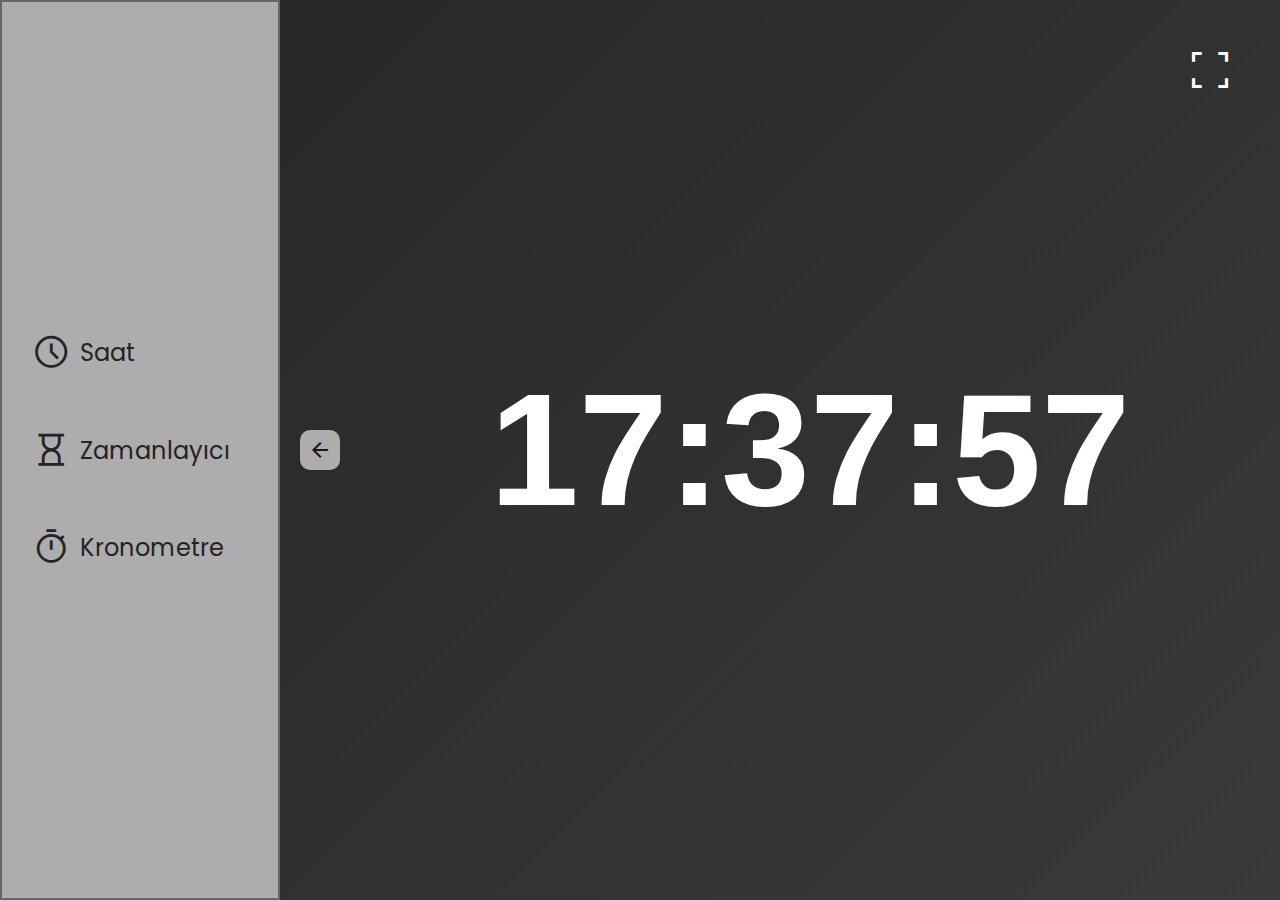
<file: index.html>
<!DOCTYPE html>
<html>
  <head>
    <meta name="viewport" content="width=device-width, initial-scale=1.0" />
    <meta http-equiv="Content-Type" content="text/html;charset=UTF-8" />
    <title>TAIHL | Saat</title>
    <link rel="stylesheet" href="style.css" />
    <link
      rel="stylesheet"
      href="https://fonts.googleapis.com/css2?family=Material+Symbols+Outlined:opsz,wght,FILL,GRAD@20..48,100..700,0..1,-50..200"
    />
  </head>
  <body onload="startTime()">
    <div class="container">
      <div class="sidebar-container" id="sidebar">
        <div class="sidebar">
          <ul>
            <li>
              <a href="index.html"
                ><span class="material-symbols-outlined">schedule</span>
                <p>Saat</p></a
              >
            </li>
            <li>
              <a href="timer.html"
                ><span class="material-symbols-outlined">hourglass</span>
                <p>Zamanlayıcı</p></a
              >
            </li>
            <li>
              <a href="kronometre.html"
                ><span class="material-symbols-outlined">timer</span>
                <p>Kronometre</p></a
              >
            </li>
          </ul>
        </div>
        <button id="toggler">
          <span class="material-symbols-outlined" id="toggler-icon">arrow_back</span>
        </button>
      </div>
      <div class="main-area">
        <h1 id="clock">00:00:00</h1>
      </div>
    </div>
    <div class="full-screen" onclick="toggleFullScreen()">
        <span class="material-symbols-outlined" id="fs">fullscreen</span>
    </div>

    <!-- Scripts -->
    <script src="script.js"></script>
  </body>
</html>
</file>
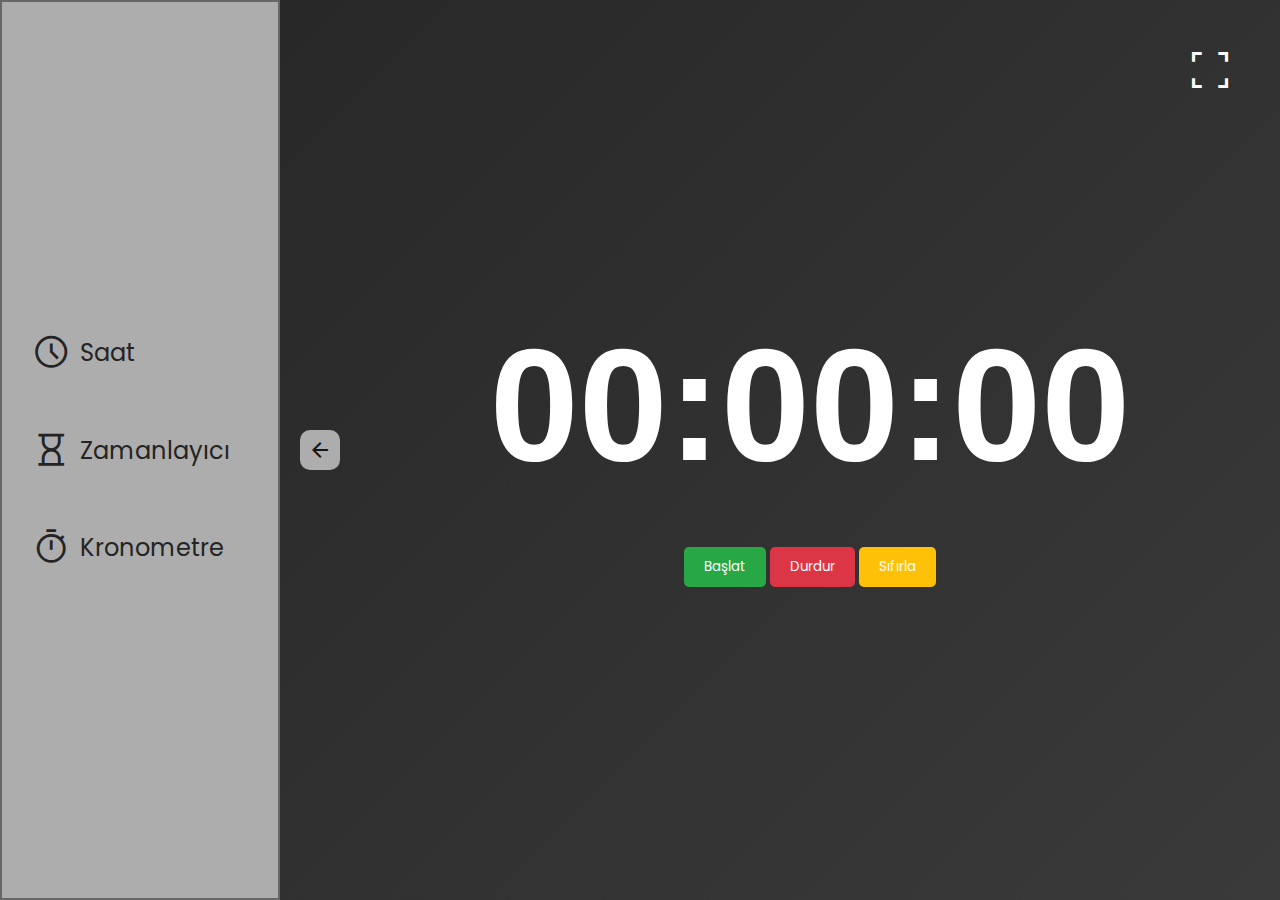
<file: kronometre.html>
<!DOCTYPE html>
<html>
  <head>
    <meta name="viewport" content="width=device-width, initial-scale=1.0" />
    <meta http-equiv="Content-Type" content="text/html;charset=UTF-8" />
    <title>TAIHL | Kronometre</title>
    <link rel="stylesheet" href="style.css" />
    <link
      rel="stylesheet"
      href="https://fonts.googleapis.com/css2?family=Material+Symbols+Outlined:opsz,wght,FILL,GRAD@20..48,100..700,0..1,-50..200"
    />
  </head>
  <body onload="startTime()">
    <div class="container">
      <div class="sidebar-container" id="sidebar">
        <div class="sidebar">
          <ul>
            <li>
              <a href="index.html"
                ><span class="material-symbols-outlined">schedule</span>
                <p>Saat</p></a
              >
            </li>
            <li>
              <a href="timer.html"
                ><span class="material-symbols-outlined">hourglass</span>
                <p>Zamanlayıcı</p></a
              >
            </li>
            <li>
              <a href="kronometre.html"
                ><span class="material-symbols-outlined">timer</span>
                <p>Kronometre</p></a
              >
            </li>
          </ul>
        </div>
        <button id="toggler">
          <span class="material-symbols-outlined" id="toggler-icon"
            >arrow_back</span
          >
        </button>
      </div>
      <div class="main-area">
        <h1 id="timer">00:00:00</h1>
        <div class="buttons">
          <button id="start-btn" onclick="startStopwatch()">Başlat</button>
          <button id="stop-btn" onclick="stopStopwatch()">Durdur</button>
          <button id="reset-btn" onclick="resetStopwatch()">Sıfırla</button>
        </div>
      </div>
    </div>
    <div class="full-screen" onclick="toggleFullScreen()">
      <span class="material-symbols-outlined" id="fs">fullscreen</span>
    </div>

    <!-- Scripts -->
    <script src="kronometre.js"></script>
  </body>
</html>
</file>
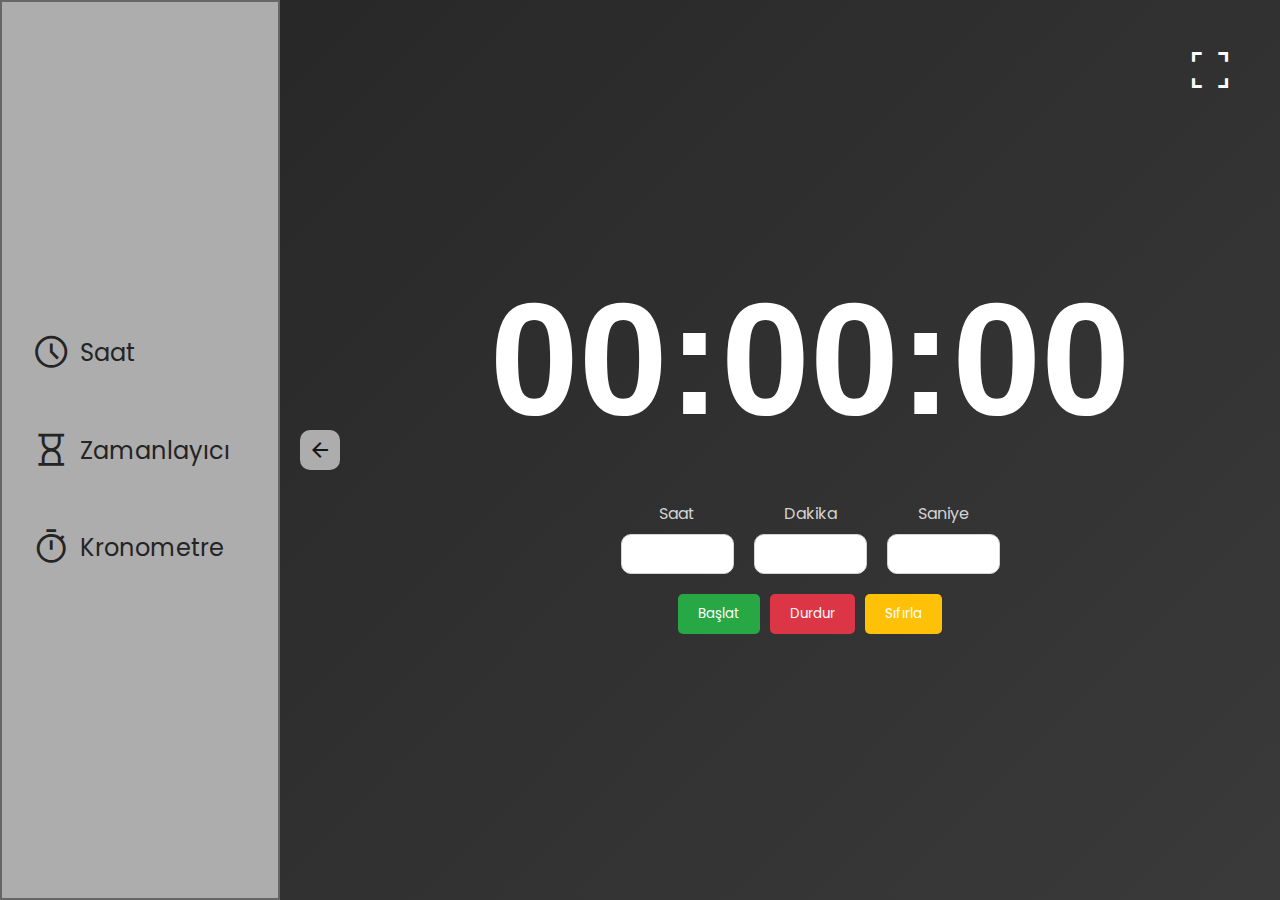
<file: timer.html>
<!DOCTYPE html>
<html>
  <head>
    <meta name="viewport" content="width=device-width, initial-scale=1.0" />
    <meta http-equiv="Content-Type" content="text/html;charset=UTF-8" />
    <title>TAIHL | Sayaç</title>
    <link rel="stylesheet" href="style.css" />
    <link
      rel="stylesheet"
      href="https://fonts.googleapis.com/css2?family=Material+Symbols+Outlined:opsz,wght,FILL,GRAD@20..48,100..700,0..1,-50..200"
    />
  </head>
  <body onload="startTime()">
    <div class="container">
      <div class="sidebar-container" id="sidebar">
        <div class="sidebar">
          <ul>
            <li>
              <a href="index.html"
                ><span class="material-symbols-outlined">schedule</span>
                <p>Saat</p></a
              >
            </li>
            <li>
              <a href="timer.html"
                ><span class="material-symbols-outlined">hourglass</span>
                <p>Zamanlayıcı</p></a
              >
            </li>
            <li>
              <a href="kronometre.html"
                ><span class="material-symbols-outlined">timer</span>
                <p>Kronometre</p></a
              >
            </li>
          </ul>
        </div>
        <button id="toggler">
          <span class="material-symbols-outlined" id="toggler-icon"
            >arrow_back</span
          >
        </button>
      </div>
      <div class="main-area">
        <h1 id="timer">00:00:00</h1>
        <div class="form" id="form">
          <div class="row" id="settings">
            <div class="form-element">
              <label>Saat</label>
              <input type="number" max="99" min="0" id="a" />
            </div>
            <div class="form-element">
              <label>Dakika</label>
              <input type="number" max="59" min="0" id="b" />
            </div>
            <div class="form-element">
              <label>Saniye</label>
              <input type="number" max="59" min="0" id="c" />
            </div>
          </div>
          <div class="row">
            <div class="form-element">
              <div class="flex-row">
                <button
                  class="submit-btn"
                  id="submit-btn"
                  onclick="startCountdown()"
                >
                  Başlat
                </button>
                <button
                  class="stop-btn"
                  id="stop-btn"
                  onclick="stopCountdown()"
                >
                  Durdur
                </button>
                <button
                  class="resume-btn none"
                  id="resume-btn"
                  onclick="resumeCountdown()"
                >
                  Devam
                </button>
                <button
                  class="reset-btn"
                  id="reset-btn"
                  onclick="resetCountdown()"
                >
                  Sıfırla
                </button>
              </div>
            </div>
          </div>
        </div>
      </div>
    </div>
    <div class="full-screen" onclick="toggleFullScreen()">
      <span class="material-symbols-outlined" id="fs">fullscreen</span>
    </div>

    <!-- Scripts -->
    <script src="script.js"></script>
  </body>
</html>
</file>
<file: style.css>
@import url("https://fonts.googleapis.com/css2?family=Poppins:ital,wght@0,100;0,200;0,300;0,400;0,500;0,600;0,700;0,800;0,900;1,100;1,200;1,300;1,400;1,500;1,600;1,700;1,800;1,900&display=swap");

* {
  margin: 0;
  padding: 0;
  box-sizing: border-box;
  font-family: "Poppins", sans-serif;
}

body {
  height: 100vh;
  width: 100%;
  background: linear-gradient(135deg, #252525, #3a3a3a);
}

.container {
  width: 100%;
  height: 100vh;
  display: flex;
  align-items: center;
  justify-content: space-between;
}

.sidebar-container {
  height: 100vh;
  display: flex;
  align-items: center;
  justify-content: space-between;
  transition: all 0.5s;
  width: auto;
}

.sidebar {
  width: 280px;
  margin-right: 20px;
  height: 100%;
  background: #adadad;
  border: 2px solid #666666;
  padding: 30px;
  display: flex;
  align-items: center;
}

#toggler {
  width: 40px;
  height: 40px;
  display: flex;
  align-items: center;
  justify-content: center;
  border-radius: 10px;
  border: none;
  outline: 0;
  background: #adadad;
  color: #151515;
  transition: all 0.2s;
  cursor: pointer;
}

.sidebar ul {
  list-style: none;
  display: flex;
  flex-direction: column;
  justify-content: space-around;
  height: 35%;
}

.sidebar ul li a span {
  font-size: 1.6em;
}

.sidebar ul li a {
  display: flex;
  text-decoration: none;
  color: #242424;
  transition: all 0.3s;
  font-size: 1.5rem;
  text-align: center;
  align-items: center;
}

.sidebar ul li {
    display: flex !important;
    flex-direction: column;
}

.sidebar ul li a p {
  margin-left: 10px;
}

.sidebar ul li a:hover {
  color: #3a3a3a;
}

.sidebar-active {
  margin-left: -285px;
}

.toggler-active {
  transform: rotate(900deg);
}

#toggler-icon {
  transition: all 0.4s;
}

.main-area {
  width: 100%;
  height: 100%;
  display: flex;
  align-items: center;
  justify-content: center;
  flex-direction: column;
  gap: 50px;
}

.main-area h1 {
  font-size: 10rem;
  color: #fff;
  font-family: "Segoe UI", sans-serif;
  -webkit-user-select: none;
}

.full-screen {
  position: absolute;
  top: 40px;
  right: 40px;
  color: #fff;
  display: flex;
  align-items: center;
  justify-content: center;
  padding: 6px;
  cursor: pointer;
  -webkit-user-select: none;
}

.full-screen span {
  font-size: 3em;
}

.main-area .form {
  width: 50%;
  height: auto;
  display: flex;
  justify-content: space-around;
  flex-direction: column;
  gap: 20px;
  align-items: center;
}

.form-element {
  display: flex;
  flex-direction: column;
  align-items: center;
  color: #d3d3d3;
}

.form-element input {
  width: 100%;
  height: 40px;
  padding: 10px;
  outline: none;
  border: 1px solid #d3d3d3;
  border-radius: 10px;
  margin-top: 8px;
  font-size: 1.2em;
}

.row {
  display: flex;
  align-items: center;
  gap: 20px;
}

#timer {
  display: flex;
  font-family: "Segoe UI", sans-serif;
}

#timer div {
  font-family: "Segoe UI", sans-serif;
}

.flex-row {
  display: flex;
  gap: 10px;
}

.submit-btn {
  padding: 10px 20px;
  border-radius: 5px;
  border: none;
  outline: none;
  background: #28a745;
  color: #fff;
  transition: all 0.2s;
  cursor: pointer;
}

.submit-btn:hover {
  background: #1d7732;
}

.stop-btn {
  padding: 10px 20px;
  border-radius: 5px;
  border: none;
  outline: none;
  background: #dc3545;
  color: #fff;
  transition: all 0.2s;
  cursor: pointer;
}

.stop-btn:hover {
  background: #751c25;
}

.reset-btn {
  padding: 10px 20px;
  border-radius: 5px;
  border: none;
  outline: none;
  background: #ffc107;
  color: #fff;
  transition: all 0.2s;
  cursor: pointer;
}

.reset-btn:hover {
  background: #b18605;
}

.resume-btn {
  padding: 10px 20px;
  border-radius: 5px;
  border: none;
  outline: none;
  background: #007bff;
  color: #fff;
  transition: all 0.2s;
  cursor: pointer;
}

.none {
  display: none;
}

#start-btn {
  padding: 10px 20px;
  border: none;
  outline: 0;
  background: #28a745;
  color: #fff;
  border-radius: 5px;
  cursor: pointer;
}

#start-btn:hover {
  background: #1d7732;
}

#stop-btn {
  padding: 10px 20px;
  border: none;
  outline: 0;
  background: #dc3545;
  color: #fff;
  border-radius: 5px;
  cursor: pointer;
}

#stop-btn:hover {
  background: #751c25;
}

#reset-btn {
  padding: 10px 20px;
  border: none;
  outline: 0;
  background: #ffc107;
  color: #fff;
  border-radius: 5px;
  cursor: pointer;
}

#reset-btn:hover {
  background: #b18605;
}

.alarm-form button {
  padding: 10px 15px;
  border: none;
  background: #28a745;
  margin-left: 20px;
}

input[type="time"] {
  border: none;
  color: #2a2c2d;
  font-size: 14px;
  font-family: helvetica;
  width: 180px;
  border-radius: 10px;
  padding: 20px;
  background: #d3d3d3;
  outline: 0;
}

/* Wrapper around the hour, minute, second, and am/pm fields as well as 
  the up and down buttons and the 'X' button */
input[type="time"]::-webkit-datetime-edit-fields-wrapper {
  display: flex;
}

/* The space between the fields - between hour and minute, the minute and 
  second, second and am/pm */
input[type="time"]::-webkit-datetime-edit-text {
  padding: 19px 4px;
}

/* The naming convention for the hour, minute, second, and am/pm field is
  `-webkit-datetime-edit-{field}-field` */

/* Hour */
input[type="time"]::-webkit-datetime-edit-hour-field {
  background-color: #f2f4f5;
  border-radius: 15%;
  padding: 19px 13px;
}

/* Minute */
input[type="time"]::-webkit-datetime-edit-minute-field {
  background-color: #f2f4f5;
  border-radius: 15%;
  padding: 19px 13px;
}

/* AM/PM */
input[type="time"]::-webkit-datetime-edit-ampm-field {
  background-color: #7155d3;
  border-radius: 15%;
  color: #fff;
  padding: 19px 13px;
}

/* 'X' button for resetting/clearing time */
input[type="time"]::-webkit-clear-button {
  display: none;
}

/* Up/Down arrows for incrementing/decrementing the value */
input[type="time"]::-webkit-inner-spin-button {
  display: none;
}
</file>
